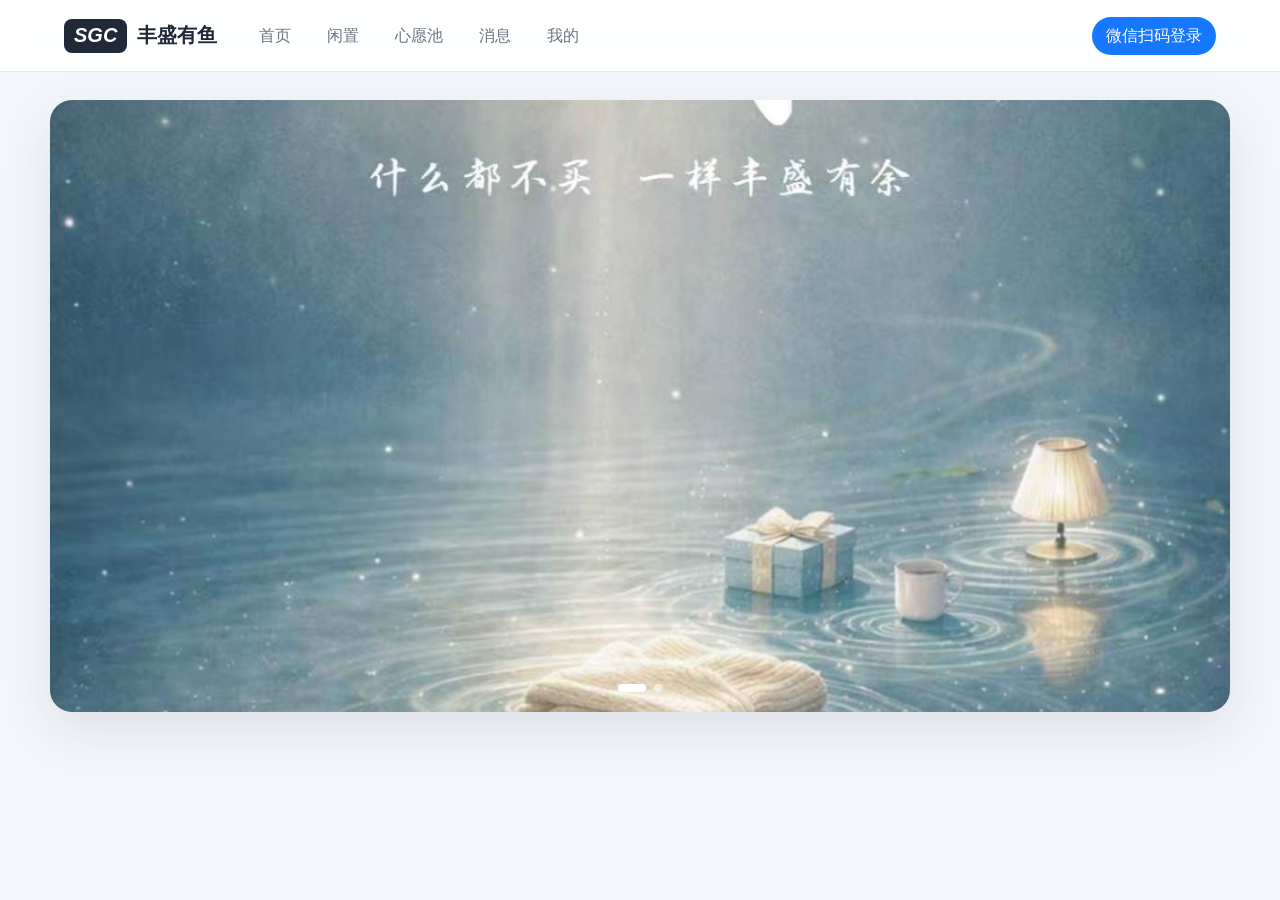
<file: index.html>
<!doctype html>
<html lang="zh-CN">
  <head>
    <meta charset="UTF-8" />
    <meta name="viewport" content="width=device-width, initial-scale=1.0" />
    <title>SGC-丰盛有鱼</title>
    <link rel="stylesheet" href="./styles/styles.css?v=share-detail-only" />
  </head>
  <body>
    <!-- 全站顶部导航：每个页面复用同样结构，只改变 active 状态。 -->
    <header class="site-header">
      <a class="brand" href="./index.html" aria-label="SGC-丰盛有鱼首页">
        <span class="brand-mark">SGC</span>
        <span>丰盛有鱼</span>
      </a>
      <nav class="site-nav" aria-label="主导航">
        <a class="active" href="./index.html">首页</a>
        <a href="./idle.html">闲置</a>
        <a href="./wish.html">心愿池</a>
        <a href="./messages.html">消息</a>
        <a href="./profile.html">我的</a>
      </nav>
      <a class="login-chip" href="./profile.html">微信扫码登录</a>
    </header>

    <!-- 首页只展示海报轮播，符合“主页仅展示滚动海报”的需求。 -->
    <main class="page-shell">
      <section class="hero-carousel" aria-label="首页海报轮播">
        <div class="poster-track" id="posterTrack">
          <article class="poster poster-a" aria-label="SGC 丰盛有鱼海报"></article>
          <article class="poster poster-b">
            <p>Give Freely</p>
            <h1>让爱流动</h1>
            <span>把闲置交给正需要的人</span>
          </article>
        </div>
        <div class="dots" id="posterDots" aria-label="轮播指示">
          <span class="active"></span>
          <span></span>
        </div>
      </section>
    </main>

    <script src="./src/pages/home.js"></script>
  </body>
</html>
</file>
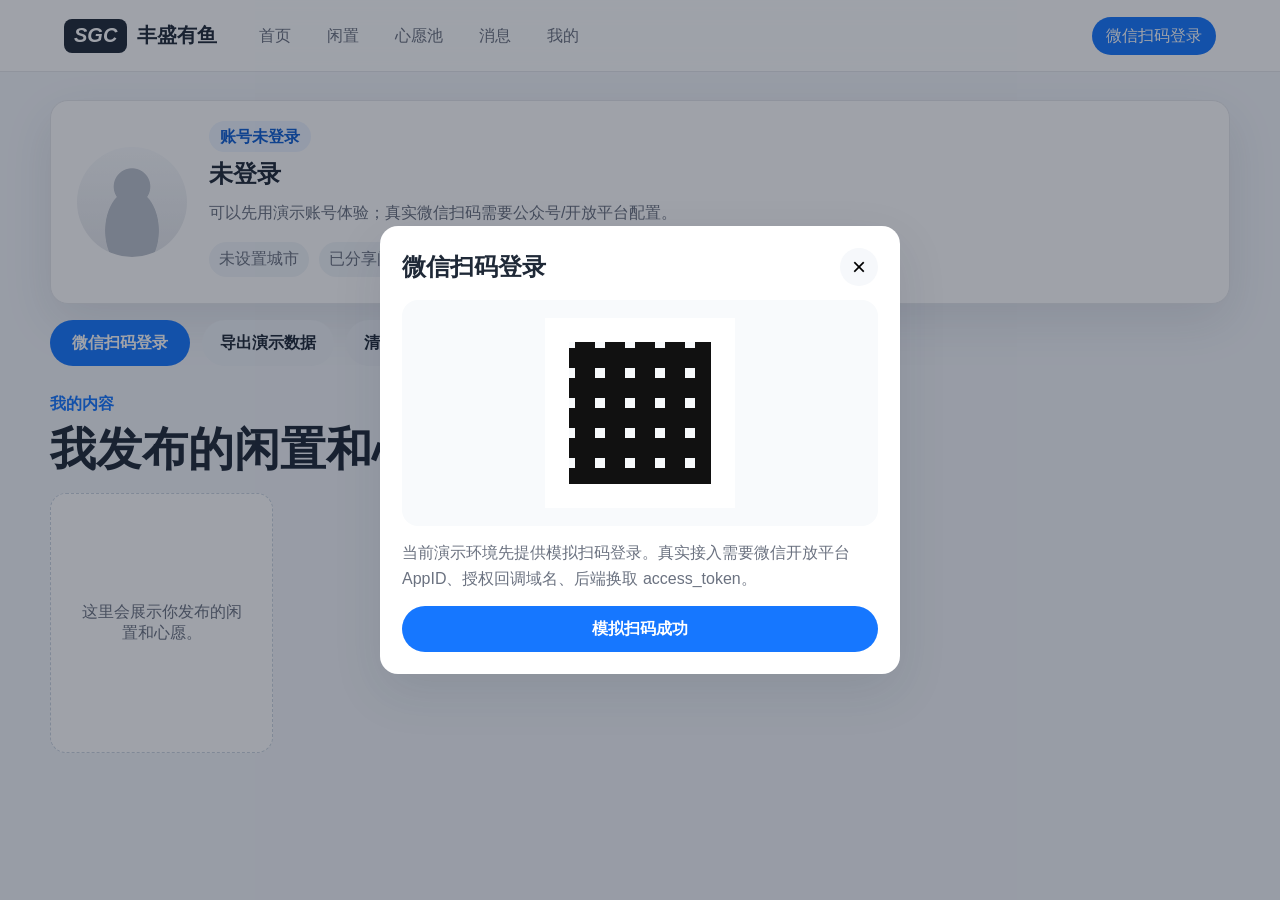
<file: chat.html>
<!doctype html>
<html lang="zh-CN">
  <head>
    <meta charset="UTF-8" />
    <meta name="viewport" content="width=device-width, initial-scale=1.0" />
    <title>聊一聊 - SGC-丰盛有鱼</title>
    <link rel="stylesheet" href="./styles/styles.css?v=share-detail-only" />
  </head>
  <body>
    <header class="site-header">
      <a class="brand" href="./index.html">
        <span class="brand-mark">SGC</span>
        <span>丰盛有鱼</span>
      </a>
      <nav class="site-nav">
        <a href="./index.html">首页</a>
        <a href="./idle.html">闲置</a>
        <a href="./wish.html">心愿池</a>
        <a href="./messages.html">消息</a>
        <a href="./profile.html">我的</a>
      </nav>
    </header>

    <main class="page-shell chat-page">
      <section class="chat-panel">
        <div class="chat-header" id="chatHeader"></div>
        <div class="message-thread" id="messageThread"></div>
        <form class="message-form" id="messageForm">
          <input id="messageInput" placeholder="给发布者发消息" autocomplete="off" />
          <button type="submit">发送</button>
        </form>
      </section>
    </main>

    <script src="./src/core/common.js"></script>
    <script src="./src/core/api.js"></script>
    <script src="./src/pages/chat.js"></script>
  </body>
</html>
</file>
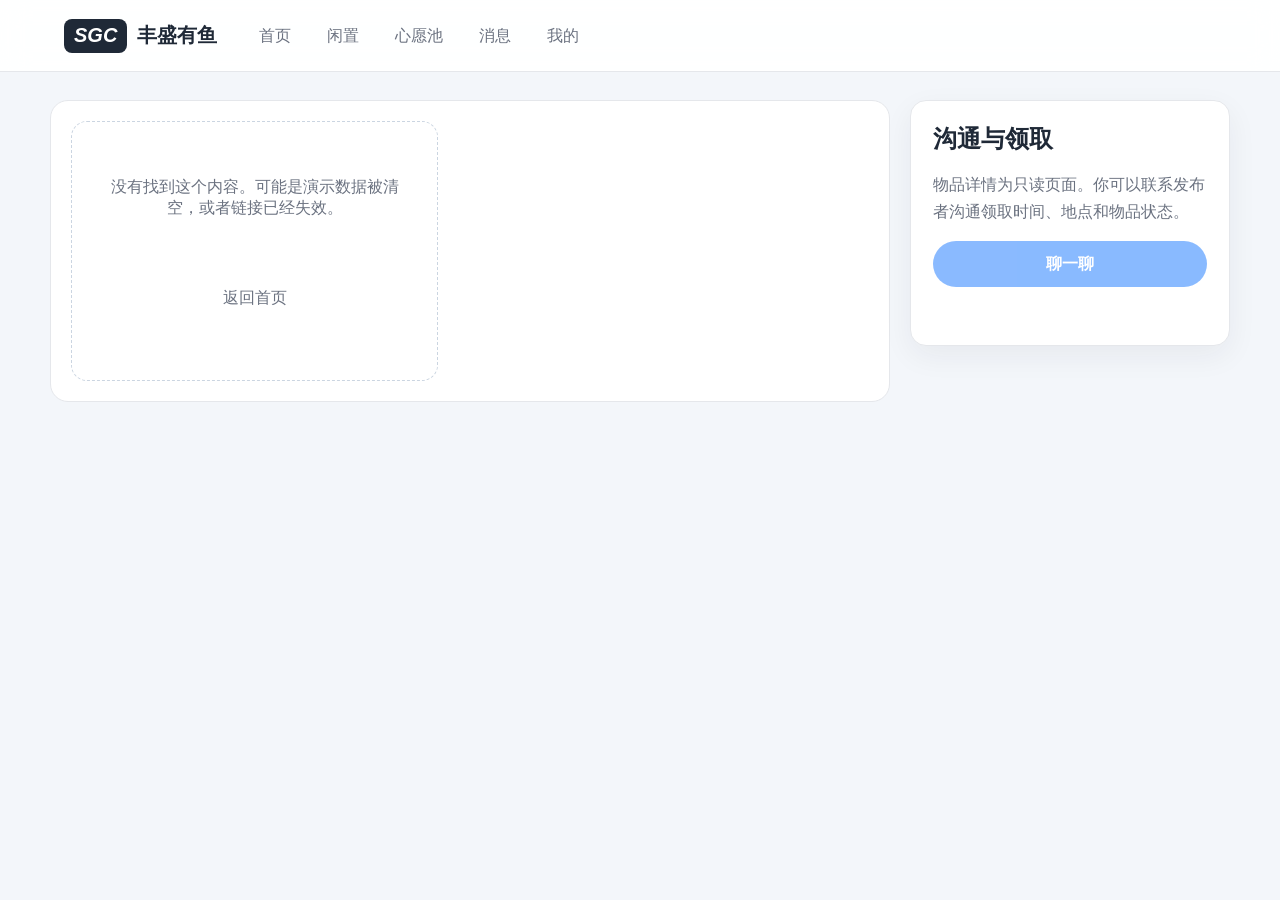
<file: detail.html>
<!doctype html>
<html lang="zh-CN">
  <head>
    <meta charset="UTF-8" />
    <meta name="viewport" content="width=device-width, initial-scale=1.0" />
    <title>物品详情 - SGC-丰盛有鱼</title>
    <link rel="stylesheet" href="./styles/styles.css?v=share-detail-only" />
  </head>
  <body>
    <header class="site-header">
      <a class="brand" href="./index.html">
        <span class="brand-mark">SGC</span>
        <span>丰盛有鱼</span>
      </a>
      <nav class="site-nav">
        <a href="./index.html">首页</a>
        <a href="./idle.html">闲置</a>
        <a href="./wish.html">心愿池</a>
        <a href="./messages.html">消息</a>
        <a href="./profile.html">我的</a>
      </nav>
    </header>

    <main class="page-shell detail-page">
      <div class="detail-card" id="detailCard"></div>
      <aside class="side-panel">
        <h2>沟通与领取</h2>
        <p>物品详情为只读页面。你可以联系发布者沟通领取时间、地点和物品状态。</p>
        <button class="secondary-btn" id="shareItem">分享</button>
        <a class="primary-btn link-btn" id="chatAboutItem" href="#">聊一聊</a>
        <p class="share-status" id="shareStatus" aria-live="polite"></p>
      </aside>
    </main>

    <script src="./src/core/common.js"></script>
    <script src="./src/core/api.js"></script>
    <script src="./src/pages/detail.js"></script>
  </body>
</html>
</file>
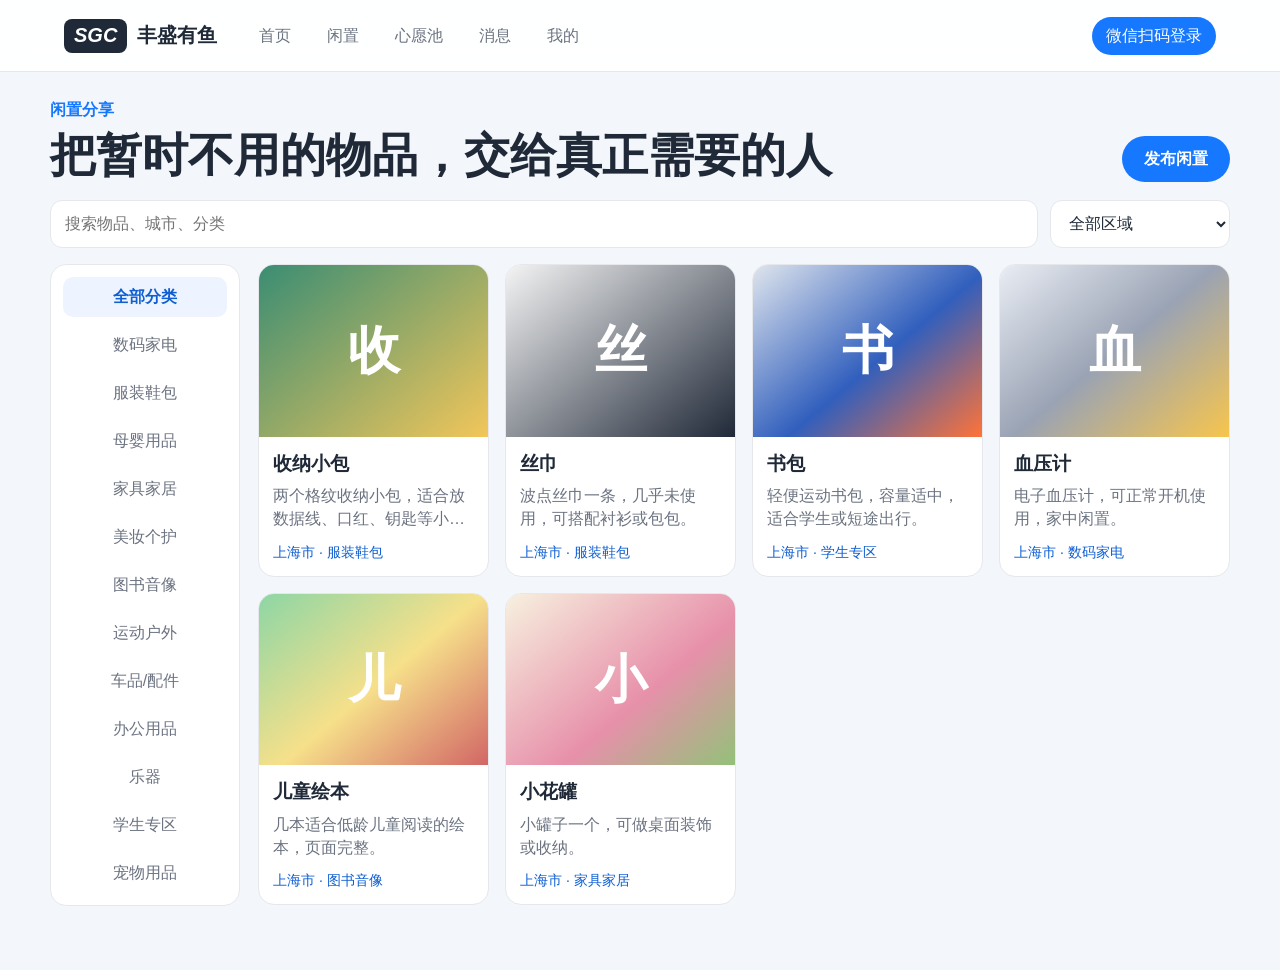
<file: idle.html>
<!doctype html>
<html lang="zh-CN">
  <head>
    <meta charset="UTF-8" />
    <meta name="viewport" content="width=device-width, initial-scale=1.0" />
    <title>闲置 - SGC-丰盛有鱼</title>
    <link rel="stylesheet" href="./styles/styles.css?v=share-detail-only" />
  </head>
  <body data-page-type="idle">
    <header class="site-header">
      <a class="brand" href="./index.html">
        <span class="brand-mark">SGC</span>
        <span>丰盛有鱼</span>
      </a>
      <nav class="site-nav">
        <a href="./index.html">首页</a>
        <a class="active" href="./idle.html">闲置</a>
        <a href="./wish.html">心愿池</a>
        <a href="./messages.html">消息</a>
        <a href="./profile.html">我的</a>
      </nav>
      <a class="login-chip" href="./profile.html">微信扫码登录</a>
    </header>

    <main class="page-shell">
      <!-- 闲置列表页：筛选、搜索和发布入口都在这里。 -->
      <section class="section-head">
        <div>
          <p>闲置分享</p>
          <h1>把暂时不用的物品，交给真正需要的人</h1>
        </div>
        <button class="primary-btn compact" id="openPostForm">发布闲置</button>
      </section>

      <section class="toolbar" aria-label="闲置筛选">
        <label class="search-box"><input id="searchInput" placeholder="搜索物品、城市、分类" /></label>
        <select id="cityFilter">
          <option value="全部区域">全部区域</option>
          <option value="上海市">上海市</option>
          <option value="北京市">北京市</option>
          <option value="广州市">广州市</option>
          <option value="深圳市">深圳市</option>
        </select>
      </section>

      <section class="market-layout">
        <aside class="category-list" id="categoryList" aria-label="分类"></aside>
        <div class="card-grid" id="itemGrid"></div>
      </section>
    </main>

    <!-- 发布弹窗：闲置和心愿共用结构，由 list-page.js 设置标题和类型。 -->
    <div class="modal hidden" id="postModal" role="dialog" aria-modal="true" aria-labelledby="modalTitle">
      <form class="modal-panel" id="itemForm">
        <div class="modal-head">
          <h2 id="modalTitle">发布闲置</h2>
          <button type="button" class="icon-btn" id="closeModal" aria-label="关闭">×</button>
        </div>
        <label class="upload-box" id="uploadBox">
          <input type="file" id="photoInput" accept="image/*" />
          <img id="photoPreview" alt="" />
          <span>上传物品照片</span>
        </label>
        <label>物品名称<input id="itemName" required maxlength="42" placeholder="例如：收纳小包" /></label>
        <label>物品信息<textarea id="itemDesc" required maxlength="240" placeholder="描述新旧程度、尺寸、领取方式等"></textarea></label>
        <div class="form-grid">
          <label>城市<input id="itemCity" required placeholder="例如：上海市" /></label>
          <label>分类<select id="itemCategory"></select></label>
        </div>
        <button class="primary-btn" type="submit">发布</button>
      </form>
    </div>

    <script src="./src/core/common.js"></script>
    <script src="./src/core/api.js"></script>
    <script src="./src/pages/list-page.js?v=share-detail-only"></script>
  </body>
</html>
</file>
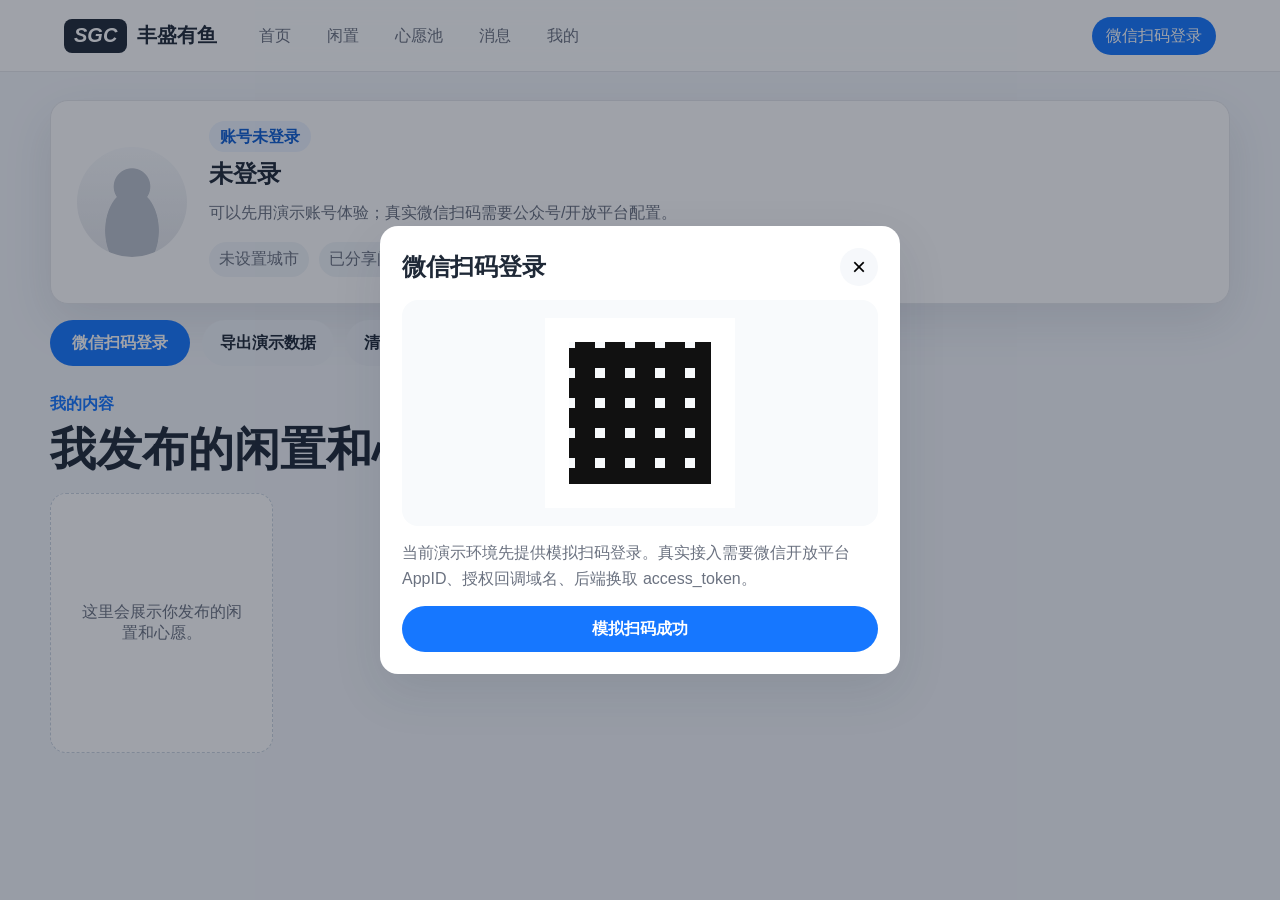
<file: messages.html>
<!doctype html>
<html lang="zh-CN">
  <head>
    <meta charset="UTF-8" />
    <meta name="viewport" content="width=device-width, initial-scale=1.0" />
    <title>消息 - SGC-丰盛有鱼</title>
    <link rel="stylesheet" href="./styles/styles.css?v=share-detail-only" />
  </head>
  <body>
    <header class="site-header">
      <a class="brand" href="./index.html">
        <span class="brand-mark">SGC</span>
        <span>丰盛有鱼</span>
      </a>
      <nav class="site-nav">
        <a href="./index.html">首页</a>
        <a href="./idle.html">闲置</a>
        <a href="./wish.html">心愿池</a>
        <a class="active" href="./messages.html">消息</a>
        <a href="./profile.html">我的</a>
      </nav>
      <a class="login-chip" href="./profile.html">微信扫码登录</a>
    </header>

    <main class="page-shell">
      <!-- 消息页只负责渲染会话列表，聊天详情交给 chat.html。 -->
      <section class="section-head">
        <div>
          <p>消息</p>
          <h1>你和发布者的沟通记录</h1>
        </div>
      </section>
      <div class="empty-state" id="emptyMessages">
        <div class="empty-icon"></div>
        <p>暂无聊天记录</p>
      </div>
      <div class="chat-list" id="chatList"></div>
    </main>

    <script src="./src/core/common.js"></script>
    <script src="./src/core/api.js"></script>
    <script src="./src/pages/messages.js"></script>
  </body>
</html>
</file>
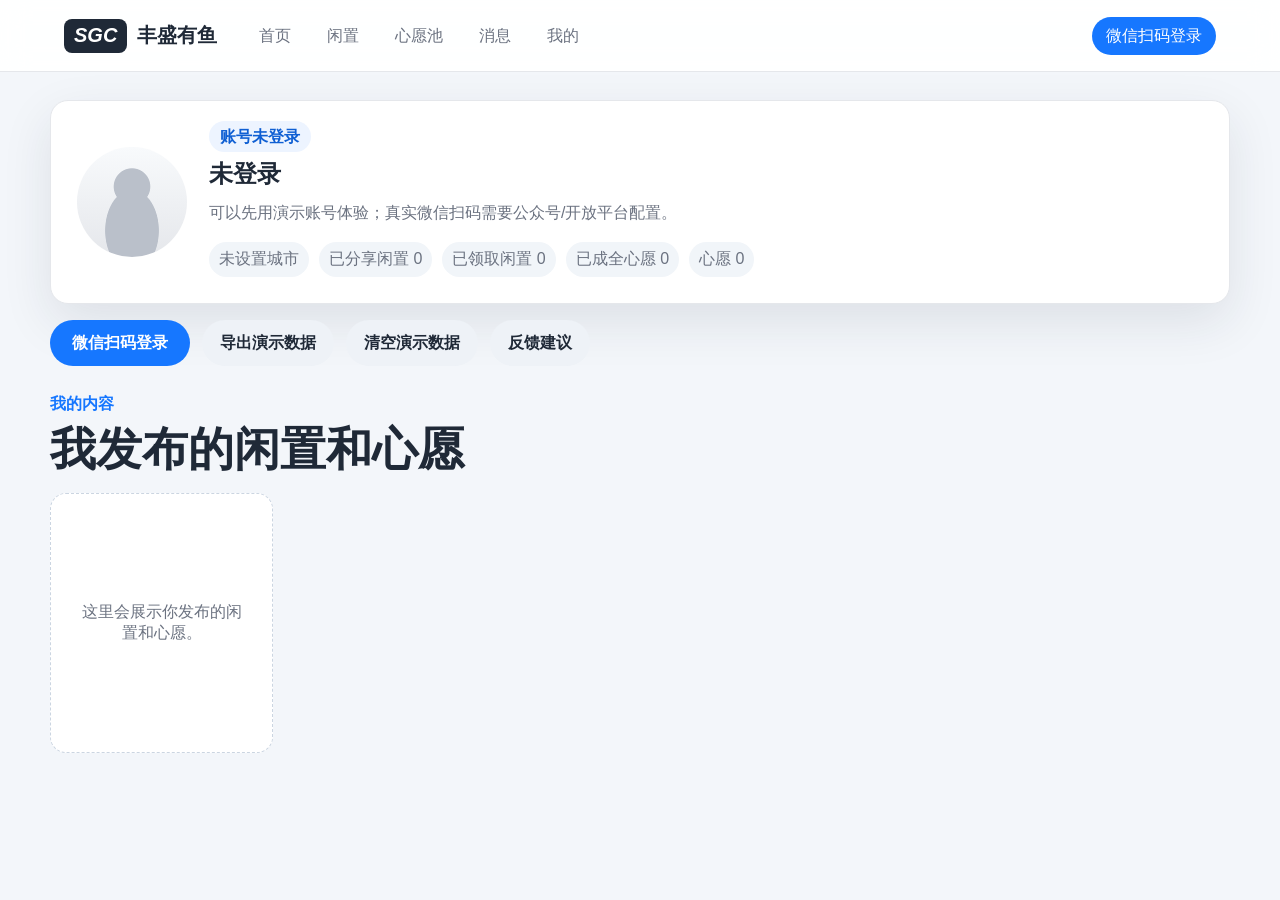
<file: profile.html>
<!doctype html>
<html lang="zh-CN">
  <head>
    <meta charset="UTF-8" />
    <meta name="viewport" content="width=device-width, initial-scale=1.0" />
    <title>我的 - SGC-丰盛有鱼</title>
    <link rel="stylesheet" href="./styles/styles.css?v=share-detail-only" />
  </head>
  <body>
    <header class="site-header">
      <a class="brand" href="./index.html">
        <span class="brand-mark">SGC</span>
        <span>丰盛有鱼</span>
      </a>
      <nav class="site-nav">
        <a href="./index.html">首页</a>
        <a href="./idle.html">闲置</a>
        <a href="./wish.html">心愿池</a>
        <a href="./messages.html">消息</a>
        <a class="active" href="./profile.html">我的</a>
      </nav>
      <button class="login-chip" id="openLogin">微信扫码登录</button>
    </header>

    <main class="page-shell">
      <!-- 我的主页复用发布者主页样式，保证“看自己”和“看别人”的体验一致。 -->
      <section class="publisher-profile" id="myProfile"></section>

      <section class="profile-actions">
        <button class="primary-btn" id="profileLogin">微信扫码登录</button>
        <button class="secondary-btn hidden" id="logoutBtn">退出登录</button>
        <button class="secondary-btn" id="exportData">导出演示数据</button>
        <button class="secondary-btn" id="clearDemoData">清空演示数据</button>
        <button class="secondary-btn">反馈建议</button>
      </section>

      <section class="publisher-section">
        <div class="section-head">
          <div>
            <p>我的内容</p>
            <h1>我发布的闲置和心愿</h1>
          </div>
        </div>
        <div class="card-grid" id="myItems"></div>
      </section>
    </main>

    <div class="modal hidden" id="loginModal" role="dialog" aria-modal="true" aria-labelledby="loginTitle">
      <div class="modal-panel login-panel">
        <div class="modal-head">
          <h2 id="loginTitle">微信扫码登录</h2>
          <button type="button" class="icon-btn" id="closeLogin" aria-label="关闭">×</button>
        </div>
        <div class="qr-box" aria-label="微信登录二维码占位">
          <div></div>
        </div>
        <p>当前演示环境先提供模拟扫码登录。真实接入需要微信开放平台 AppID、授权回调域名、后端换取 access_token。</p>
        <button class="primary-btn" id="mockWechatLogin">模拟扫码成功</button>
      </div>
    </div>

    <script src="./src/core/common.js"></script>
    <script src="./src/core/api.js"></script>
    <script src="./src/pages/profile.js?v=share-detail-only"></script>
  </body>
</html>
</file>
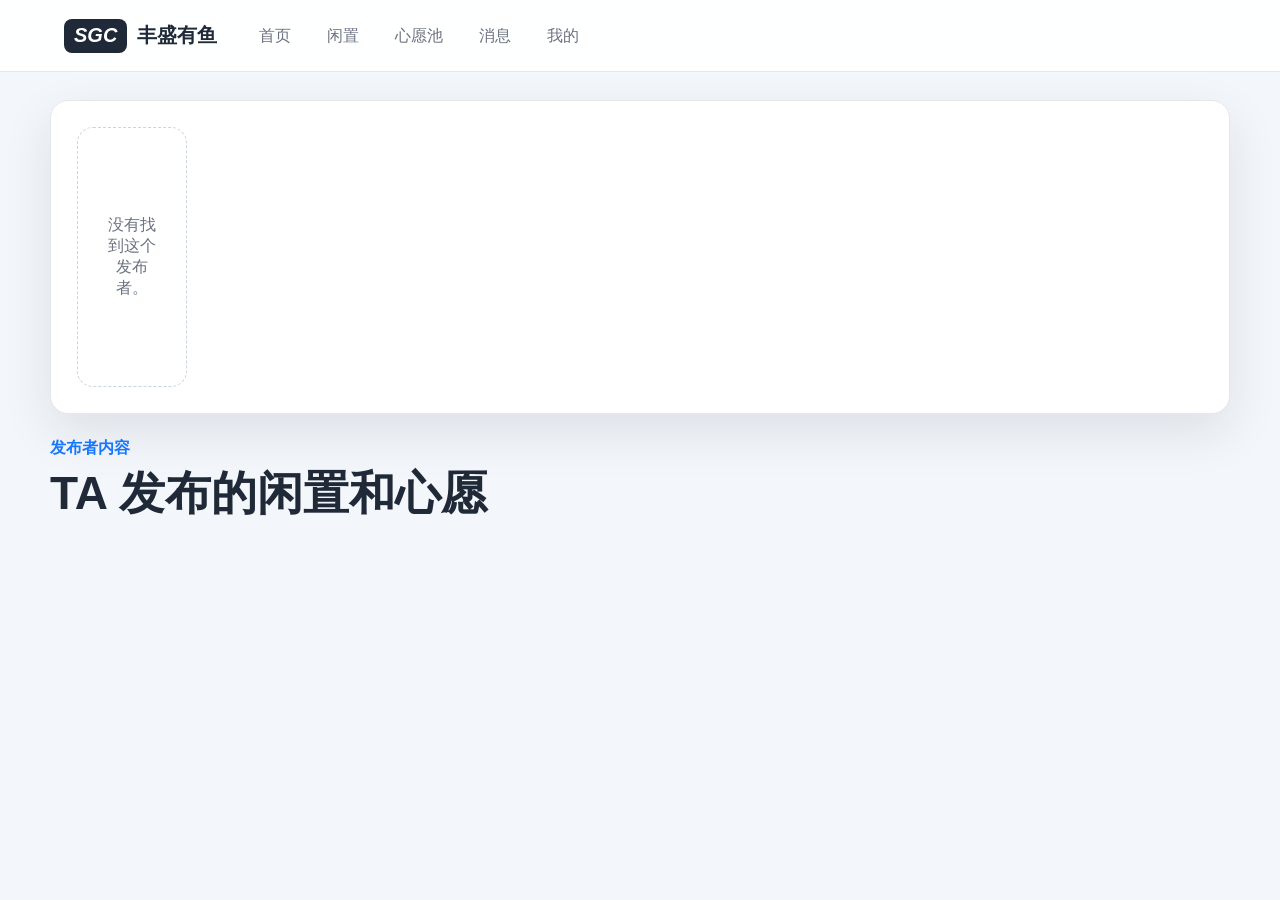
<file: publisher.html>
<!doctype html>
<html lang="zh-CN">
  <head>
    <meta charset="UTF-8" />
    <meta name="viewport" content="width=device-width, initial-scale=1.0" />
    <title>发布者主页 - SGC-丰盛有鱼</title>
    <link rel="stylesheet" href="./styles/styles.css?v=share-detail-only" />
  </head>
  <body>
    <header class="site-header">
      <a class="brand" href="./index.html">
        <span class="brand-mark">SGC</span>
        <span>丰盛有鱼</span>
      </a>
      <nav class="site-nav">
        <a href="./index.html">首页</a>
        <a href="./idle.html">闲置</a>
        <a href="./wish.html">心愿池</a>
        <a href="./messages.html">消息</a>
        <a href="./profile.html">我的</a>
      </nav>
    </header>

    <main class="page-shell">
      <section class="publisher-profile" id="publisherProfile"></section>
      <section class="publisher-section">
        <div class="section-head">
          <div>
            <p>发布者内容</p>
            <h1>TA 发布的闲置和心愿</h1>
          </div>
        </div>
        <div class="card-grid" id="publisherItems"></div>
      </section>
    </main>

    <script src="./src/core/common.js"></script>
    <script src="./src/core/api.js"></script>
    <script src="./src/pages/publisher.js?v=share-detail-only"></script>
  </body>
</html>
</file>
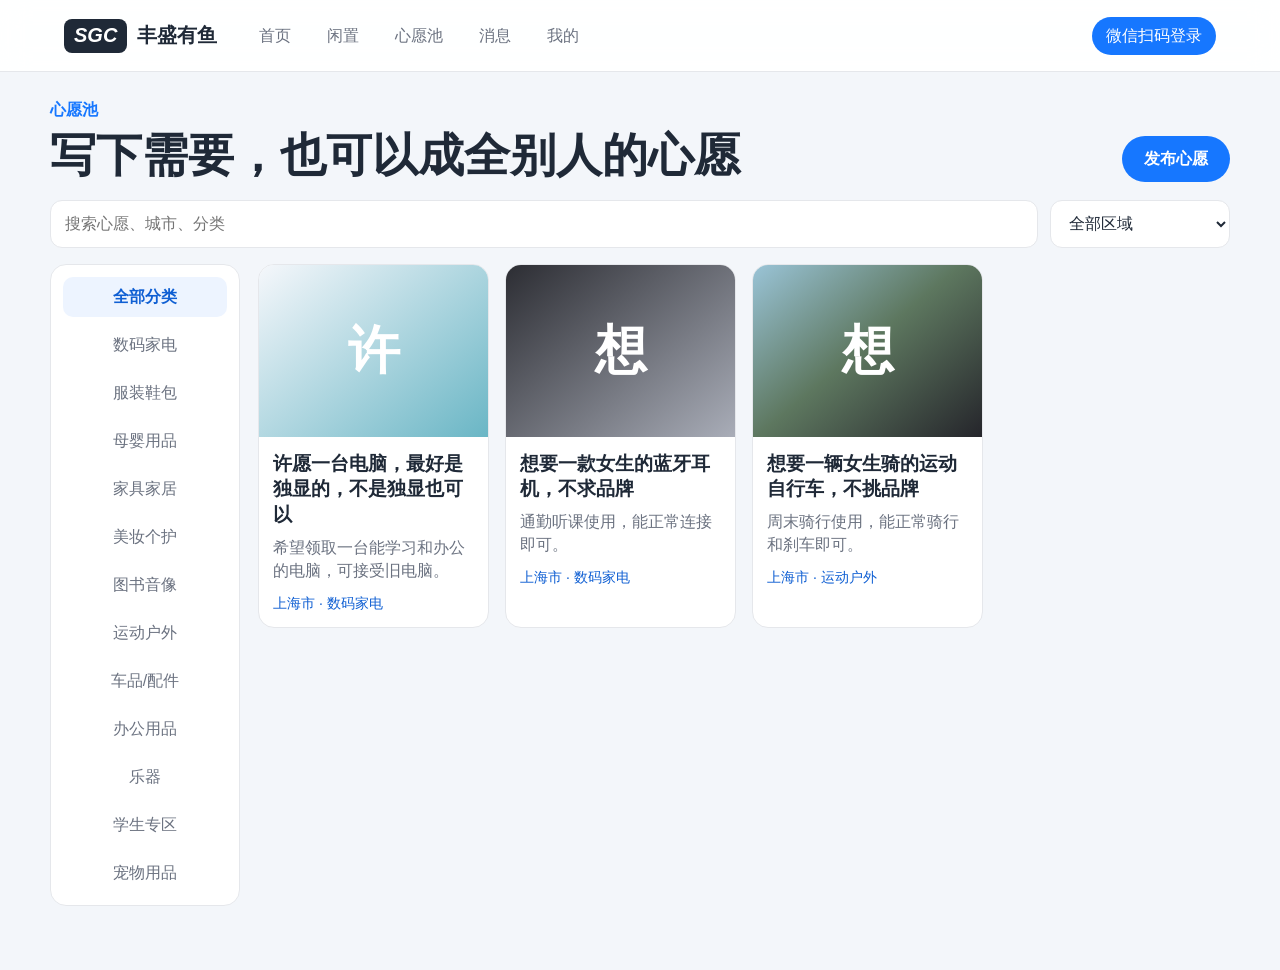
<file: wish.html>
<!doctype html>
<html lang="zh-CN">
  <head>
    <meta charset="UTF-8" />
    <meta name="viewport" content="width=device-width, initial-scale=1.0" />
    <title>心愿池 - SGC-丰盛有鱼</title>
    <link rel="stylesheet" href="./styles/styles.css?v=share-detail-only" />
  </head>
  <body data-page-type="wish">
    <header class="site-header">
      <a class="brand" href="./index.html">
        <span class="brand-mark">SGC</span>
        <span>丰盛有鱼</span>
      </a>
      <nav class="site-nav">
        <a href="./index.html">首页</a>
        <a href="./idle.html">闲置</a>
        <a class="active" href="./wish.html">心愿池</a>
        <a href="./messages.html">消息</a>
        <a href="./profile.html">我的</a>
      </nav>
      <a class="login-chip" href="./profile.html">微信扫码登录</a>
    </header>

    <main class="page-shell">
      <!-- 心愿池列表页：展示用户的求助/许愿信息。 -->
      <section class="section-head">
        <div>
          <p>心愿池</p>
          <h1>写下需要，也可以成全别人的心愿</h1>
        </div>
        <button class="primary-btn compact" id="openPostForm">发布心愿</button>
      </section>

      <section class="toolbar" aria-label="心愿筛选">
        <label class="search-box"><input id="searchInput" placeholder="搜索心愿、城市、分类" /></label>
        <select id="cityFilter">
          <option value="全部区域">全部区域</option>
          <option value="上海市">上海市</option>
          <option value="北京市">北京市</option>
          <option value="广州市">广州市</option>
          <option value="深圳市">深圳市</option>
        </select>
      </section>

      <section class="market-layout">
        <aside class="category-list" id="categoryList" aria-label="分类"></aside>
        <div class="card-grid" id="itemGrid"></div>
      </section>
    </main>

    <div class="modal hidden" id="postModal" role="dialog" aria-modal="true" aria-labelledby="modalTitle">
      <form class="modal-panel" id="itemForm">
        <div class="modal-head">
          <h2 id="modalTitle">发布心愿</h2>
          <button type="button" class="icon-btn" id="closeModal" aria-label="关闭">×</button>
        </div>
        <label class="upload-box" id="uploadBox">
          <input type="file" id="photoInput" accept="image/*" />
          <img id="photoPreview" alt="" />
          <span>上传参考照片</span>
        </label>
        <label>心愿名称<input id="itemName" required maxlength="42" placeholder="例如：想要一台电脑" /></label>
        <label>心愿信息<textarea id="itemDesc" required maxlength="240" placeholder="描述需要、用途、领取方式等"></textarea></label>
        <div class="form-grid">
          <label>城市<input id="itemCity" required placeholder="例如：上海市" /></label>
          <label>分类<select id="itemCategory"></select></label>
        </div>
        <button class="primary-btn" type="submit">发布</button>
      </form>
    </div>

    <script src="./src/core/common.js"></script>
    <script src="./src/core/api.js"></script>
    <script src="./src/pages/list-page.js?v=share-detail-only"></script>
  </body>
</html>
</file>
<file: styles/styles.css>
:root {
  --blue: #1677ff;
  --blue-dark: #0f5fd3;
  --ink: #1f2937;
  --muted: #6b7280;
  --line: #e5e7eb;
  --panel: #f6f8fb;
  --white: #fff;
  --shadow: 0 18px 50px rgba(31, 41, 55, 0.1);
}

* {
  box-sizing: border-box;
}

body {
  margin: 0;
  min-height: 100vh;
  background: #f3f6fa;
  color: var(--ink);
  font-family: -apple-system, BlinkMacSystemFont, "Segoe UI", "PingFang SC", "Microsoft YaHei", sans-serif;
}

a {
  color: inherit;
  text-decoration: none;
}

button,
input,
textarea,
select {
  font: inherit;
}

button {
  border: 0;
  cursor: pointer;
  display: inline-flex;
  align-items: center;
  justify-content: center;
  text-align: center;
  line-height: 1;
}

.site-header {
  position: sticky;
  top: 0;
  z-index: 10;
  height: 72px;
  display: flex;
  align-items: center;
  gap: 28px;
  padding: 0 clamp(20px, 5vw, 72px);
  background: rgba(255, 255, 255, 0.92);
  border-bottom: 1px solid var(--line);
  backdrop-filter: blur(14px);
}

.brand {
  display: flex;
  align-items: center;
  gap: 10px;
  font-size: 20px;
  font-weight: 800;
  white-space: nowrap;
}

.brand-mark {
  display: inline-grid;
  place-items: center;
  height: 34px;
  padding: 0 10px;
  border-radius: 8px;
  background: var(--ink);
  color: #fff;
  font-style: italic;
  letter-spacing: 0;
}

.site-nav {
  flex: 1;
  display: flex;
  align-items: center;
  gap: 8px;
}

.site-nav button,
.site-nav a,
.login-chip {
  min-height: 38px;
  padding: 0 14px;
  border-radius: 999px;
  background: transparent;
  color: var(--muted);
  display: inline-flex;
  align-items: center;
  justify-content: center;
  text-align: center;
  line-height: 1;
}

.site-nav button.active,
.site-nav button:hover,
.site-nav a:hover {
  background: #edf4ff;
  color: var(--blue-dark);
}

.login-chip {
  background: var(--blue);
  color: #fff;
}

.page-shell {
  width: min(1180px, calc(100% - 40px));
  margin: 28px auto 64px;
}

.screen {
  display: none;
}

.screen.active {
  display: block;
}

.hidden {
  display: none !important;
}

.hero-carousel {
  position: relative;
  height: min(68vh, 680px);
  min-height: 420px;
  overflow: hidden;
  border-radius: 22px;
  background: #dbe7ea;
  box-shadow: var(--shadow);
}

.poster-track {
  height: 100%;
  display: flex;
  transition: transform 0.5s ease;
}

.poster {
  min-width: 100%;
  height: 100%;
}

.poster-a {
  background: url("../assets/images/sgc-poster.png") center / cover;
}

.poster-b {
  display: grid;
  place-content: center;
  gap: 20px;
  padding: 48px;
  color: #fff;
  text-align: center;
  background:
    linear-gradient(rgba(29, 49, 61, 0.18), rgba(23, 52, 63, 0.76)),
    linear-gradient(150deg, #4e8f9d, #f1d59c 48%, #4d8771);
}

.poster-b p {
  margin: 0;
  font-size: 22px;
  font-weight: 800;
  font-style: italic;
}

.poster-b h1 {
  margin: 0;
  font-size: clamp(42px, 8vw, 86px);
  letter-spacing: 0;
}

.poster-b span {
  font-size: 20px;
  letter-spacing: 2px;
}

.dots {
  position: absolute;
  left: 0;
  right: 0;
  bottom: 20px;
  display: flex;
  justify-content: center;
  gap: 8px;
}

.dots span {
  width: 8px;
  height: 8px;
  border-radius: 99px;
  background: rgba(255, 255, 255, 0.55);
}

.dots span.active {
  width: 28px;
  background: #fff;
}

.home-summary,
.stats {
  display: grid;
  grid-template-columns: repeat(3, 1fr);
  gap: 16px;
  margin-top: 18px;
}

.home-summary article,
.stats article,
.profile-panel,
.settings-panel,
.side-panel,
.chat-panel {
  border: 1px solid var(--line);
  border-radius: 16px;
  background: #fff;
  box-shadow: 0 10px 30px rgba(31, 41, 55, 0.06);
}

.home-summary article,
.stats article {
  padding: 22px;
}

.home-summary strong,
.stats strong {
  display: block;
  font-size: 34px;
}

.home-summary span,
.stats span {
  color: var(--muted);
}

.section-head {
  display: flex;
  align-items: end;
  justify-content: space-between;
  gap: 24px;
  margin-bottom: 18px;
}

.section-head p {
  margin: 0 0 8px;
  color: var(--blue);
  font-weight: 700;
}

.section-head h1 {
  margin: 0;
  font-size: clamp(28px, 4vw, 46px);
  line-height: 1.15;
  letter-spacing: 0;
}

.primary-btn {
  min-height: 46px;
  padding: 0 22px;
  border-radius: 999px;
  background: var(--blue);
  color: #fff;
  font-weight: 700;
  display: inline-flex;
  align-items: center;
  justify-content: center;
  text-align: center;
  line-height: 1;
}

.link-btn {
  display: inline-flex;
  align-items: center;
  justify-content: center;
}

.link-btn.disabled {
  opacity: 0.5;
  pointer-events: none;
}

.primary-btn:hover {
  background: var(--blue-dark);
}

.secondary-btn {
  min-height: 42px;
  padding: 0 18px;
  border-radius: 999px;
  background: #eef2f7;
  color: var(--ink);
  font-weight: 700;
  display: inline-flex;
  align-items: center;
  justify-content: center;
  text-align: center;
  line-height: 1;
}

.primary-btn.compact {
  white-space: nowrap;
}

.toolbar {
  display: grid;
  grid-template-columns: 1fr 180px;
  gap: 12px;
  margin-bottom: 16px;
}

.search-box input,
.toolbar select,
.modal-panel input,
.modal-panel textarea,
.modal-panel select,
.message-form input {
  width: 100%;
  border: 1px solid var(--line);
  border-radius: 12px;
  background: #fff;
  color: var(--ink);
  outline: 0;
}

.search-box input,
.toolbar select {
  height: 48px;
  padding: 0 14px;
}

.market-layout {
  display: grid;
  grid-template-columns: 190px 1fr;
  gap: 18px;
  align-items: start;
}

.category-list {
  position: sticky;
  top: 92px;
  display: grid;
  gap: 8px;
  padding: 12px;
  border: 1px solid var(--line);
  border-radius: 16px;
  background: #fff;
}

.category-list button {
  min-height: 40px;
  border-radius: 10px;
  background: transparent;
  color: var(--muted);
  text-align: center;
}

.category-list button.active,
.category-list button:hover {
  background: #edf4ff;
  color: var(--blue-dark);
  font-weight: 700;
}

.card-grid {
  display: grid;
  grid-template-columns: repeat(auto-fill, minmax(220px, 1fr));
  gap: 16px;
}

.item-card {
  display: flex;
  flex-direction: column;
  overflow: hidden;
  border: 1px solid var(--line);
  border-radius: 16px;
  background: #fff;
  transition: transform 0.18s ease, box-shadow 0.18s ease;
}

.item-card:hover {
  transform: translateY(-3px);
  box-shadow: var(--shadow);
}

.item-card img,
.item-card .placeholder-img {
  width: 100%;
  aspect-ratio: 4 / 3;
  object-fit: cover;
  display: grid;
  place-items: center;
}

.placeholder-img {
  color: #fff;
  font-size: 52px;
  font-weight: 800;
}

.item-card a > div {
  padding: 14px;
}

.item-card h3 {
  margin: 0 0 8px;
  font-size: 19px;
  line-height: 1.35;
}

.item-card p {
  min-height: 44px;
  margin: 0 0 12px;
  color: var(--muted);
  line-height: 1.45;
  display: -webkit-box;
  -webkit-line-clamp: 2;
  -webkit-box-orient: vertical;
  overflow: hidden;
}

.item-card span {
  color: var(--blue-dark);
  font-size: 14px;
}

.empty-state,
.empty-wide {
  display: grid;
  place-items: center;
  min-height: 260px;
  padding: 28px;
  border: 1px dashed #cbd5e1;
  border-radius: 16px;
  background: #fff;
  color: var(--muted);
  text-align: center;
}

.empty-icon {
  width: 64px;
  height: 64px;
  border: 6px solid #cbd5e1;
  border-right-color: transparent;
  border-radius: 14px;
}

.chat-list {
  display: grid;
  gap: 12px;
}

.chat-row {
  display: flex;
  align-items: center;
  gap: 14px;
  padding: 14px;
  border: 1px solid var(--line);
  border-radius: 14px;
  background: #fff;
}

.chat-row:hover {
  box-shadow: var(--shadow);
}

.chat-thumb {
  width: 58px !important;
  height: 58px !important;
  aspect-ratio: auto !important;
  flex: 0 0 auto;
  border-radius: 12px;
  object-fit: cover;
}

.chat-row strong,
.chat-row span span,
.chat-header span {
  display: block;
}

.chat-row span span,
.chat-header span {
  margin-top: 5px;
  color: var(--muted);
}

.profile-layout {
  display: grid;
  grid-template-columns: 320px 1fr;
  gap: 18px;
}

.profile-panel,
.settings-panel {
  padding: 24px;
}

.profile-panel {
  display: grid;
  gap: 14px;
  align-content: start;
}

.profile-panel h1,
.profile-panel p {
  margin: 0;
}

.profile-panel p {
  color: var(--muted);
  line-height: 1.6;
}

.avatar {
  width: 88px;
  height: 88px;
  border-radius: 50%;
  background:
    radial-gradient(circle at 50% 36%, #bac0ca 0 20%, transparent 21%),
    radial-gradient(ellipse at 50% 76%, #bac0ca 0 34%, transparent 35%),
    linear-gradient(#f8fafc, #e5e7eb);
}

.stats {
  grid-template-columns: repeat(2, 1fr);
  margin: 0;
}

.settings-panel {
  grid-column: 1 / -1;
  display: flex;
  gap: 12px;
}

.settings-panel button {
  min-height: 42px;
  padding: 0 14px;
  border-radius: 10px;
  background: var(--panel);
  color: var(--ink);
  display: inline-flex;
  align-items: center;
  justify-content: center;
  text-align: center;
  line-height: 1;
}

.profile-actions {
  display: flex;
  flex-wrap: wrap;
  gap: 12px;
  margin: -8px 0 28px;
}

.detail-page {
  display: grid;
  grid-template-columns: minmax(0, 1fr) 320px;
  gap: 20px;
  align-items: start;
}

.detail-card {
  display: grid;
  grid-template-columns: minmax(280px, 46%) 1fr;
  gap: 24px;
  padding: 20px;
  border: 1px solid var(--line);
  border-radius: 18px;
  background: #fff;
}

.detail-media img,
.detail-media .placeholder-img {
  width: 100%;
  aspect-ratio: 1 / 1;
  border-radius: 14px;
  object-fit: cover;
}

.detail-info {
  display: grid;
  align-content: start;
  gap: 16px;
}

.type-badge {
  width: fit-content;
  padding: 7px 11px;
  border-radius: 999px;
  background: #edf4ff;
  color: var(--blue-dark);
  font-weight: 700;
}

.detail-info h1 {
  margin: 0;
  font-size: clamp(30px, 4vw, 48px);
  line-height: 1.15;
}

.detail-info p,
.side-panel p {
  margin: 0;
  color: var(--muted);
  line-height: 1.7;
}

.detail-info dl {
  display: grid;
  gap: 12px;
  margin: 0;
}

.detail-info dl div {
  display: grid;
  grid-template-columns: 88px 1fr;
  gap: 12px;
}

.detail-info dt {
  color: var(--muted);
}

.detail-info dd {
  margin: 0;
  font-weight: 700;
}

.text-link {
  color: var(--blue-dark);
  text-decoration: underline;
  text-underline-offset: 3px;
}

.side-panel {
  position: sticky;
  top: 92px;
  display: grid;
  gap: 16px;
  padding: 22px;
}

.side-panel h2 {
  margin: 0;
}

.share-status {
  min-height: 20px;
  color: var(--blue-dark) !important;
  font-size: 14px;
}

.chat-page {
  width: min(860px, calc(100% - 40px));
}

.chat-panel {
  overflow: hidden;
}

.chat-header {
  display: flex;
  align-items: center;
  gap: 14px;
  padding: 16px;
  border-bottom: 1px solid var(--line);
}

.message-thread {
  height: min(62vh, 620px);
  overflow: auto;
  padding: 22px;
  background: #f8fafc;
}

.bubble {
  width: fit-content;
  max-width: 72%;
  margin-bottom: 12px;
  padding: 11px 14px;
  border-radius: 16px;
  background: #fff;
  line-height: 1.5;
}

.bubble.mine {
  margin-left: auto;
  background: var(--blue);
  color: #fff;
}

.message-form {
  display: grid;
  grid-template-columns: 1fr 96px;
  gap: 10px;
  padding: 14px;
  border-top: 1px solid var(--line);
  background: #fff;
}

.message-form input {
  height: 46px;
  padding: 0 14px;
}

.message-form button {
  border-radius: 999px;
  background: var(--blue);
  color: #fff;
  font-weight: 700;
  display: inline-flex;
  align-items: center;
  justify-content: center;
  text-align: center;
  line-height: 1;
}

.modal {
  position: fixed;
  inset: 0;
  z-index: 30;
  display: grid;
  place-items: center;
  padding: 20px;
  background: rgba(15, 23, 42, 0.4);
}

.modal-panel {
  width: min(520px, 100%);
  max-height: 92vh;
  overflow: auto;
  display: grid;
  gap: 14px;
  padding: 22px;
  border-radius: 18px;
  background: #fff;
  box-shadow: var(--shadow);
}

.modal-head {
  display: flex;
  align-items: center;
  justify-content: space-between;
}

.modal-head h2 {
  margin: 0;
}

.icon-btn {
  width: 38px;
  height: 38px;
  border-radius: 50%;
  background: var(--panel);
  font-size: 24px;
}

.upload-box {
  height: 210px;
  display: grid;
  place-items: center;
  border: 1px dashed #b9c3d1;
  border-radius: 14px;
  background: #f8fbff;
  color: var(--muted);
  overflow: hidden;
}

.upload-box input {
  display: none;
}

.upload-box img {
  display: none;
  width: 100%;
  height: 100%;
  object-fit: cover;
}

.upload-box.has-image img {
  display: block;
}

.upload-box.has-image span {
  display: none;
}

.modal-panel label {
  display: grid;
  gap: 7px;
  color: var(--muted);
}

.modal-panel input,
.modal-panel textarea,
.modal-panel select {
  padding: 12px;
}

.modal-panel textarea {
  min-height: 100px;
  resize: vertical;
}

.form-grid {
  display: grid;
  grid-template-columns: 1fr 1fr;
  gap: 12px;
}

.login-panel p {
  margin: 0;
  color: var(--muted);
  line-height: 1.6;
}

.publisher-profile {
  display: grid;
  grid-template-columns: 110px 1fr;
  gap: 22px;
  align-items: center;
  padding: 26px;
  margin-bottom: 24px;
  border: 1px solid var(--line);
  border-radius: 18px;
  background: #fff;
  box-shadow: var(--shadow);
}

.publisher-profile h1,
.publisher-profile p {
  margin: 10px 0 0;
}

.publisher-profile p {
  color: var(--muted);
  line-height: 1.6;
}

.publisher-avatar {
  width: 110px;
  height: 110px;
}

.publisher-meta {
  display: flex;
  flex-wrap: wrap;
  gap: 10px;
  margin-top: 16px;
}

.publisher-meta span {
  padding: 7px 10px;
  border-radius: 999px;
  background: #f1f5f9;
  color: var(--muted);
}

.qr-box {
  display: grid;
  place-items: center;
  padding: 18px;
  border-radius: 16px;
  background: #f8fafc;
}

.qr-box div {
  width: 190px;
  height: 190px;
  border: 10px solid #fff;
  background:
    linear-gradient(90deg, #111 10px, transparent 10px 20px, #111 20px 30px, transparent 30px),
    linear-gradient(#111 10px, transparent 10px 20px, #111 20px 30px, transparent 30px);
  background-size: 30px 30px;
  box-shadow: inset 0 0 0 14px #fff;
}

@media (max-width: 820px) {
  .site-header {
    height: auto;
    flex-wrap: wrap;
    gap: 12px;
    padding: 14px 18px;
  }

  .site-nav {
    order: 3;
    flex-basis: 100%;
    overflow: auto;
  }

  .page-shell,
  .chat-page {
    width: min(100% - 28px, 1180px);
    margin-top: 18px;
  }

  .hero-carousel {
    height: 430px;
    min-height: 0;
    border-radius: 16px;
  }

  .home-summary,
  .toolbar,
  .market-layout,
  .profile-layout,
  .detail-page,
  .detail-card,
  .stats {
    grid-template-columns: 1fr;
  }

  .category-list,
  .side-panel {
    position: static;
  }

  .category-list {
    display: flex;
    overflow: auto;
  }

  .category-list button {
    white-space: nowrap;
  }

  .section-head {
    display: grid;
    align-items: start;
  }

  .settings-panel {
    flex-direction: column;
  }

  .form-grid,
  .message-form {
    grid-template-columns: 1fr;
  }
}
</file>
